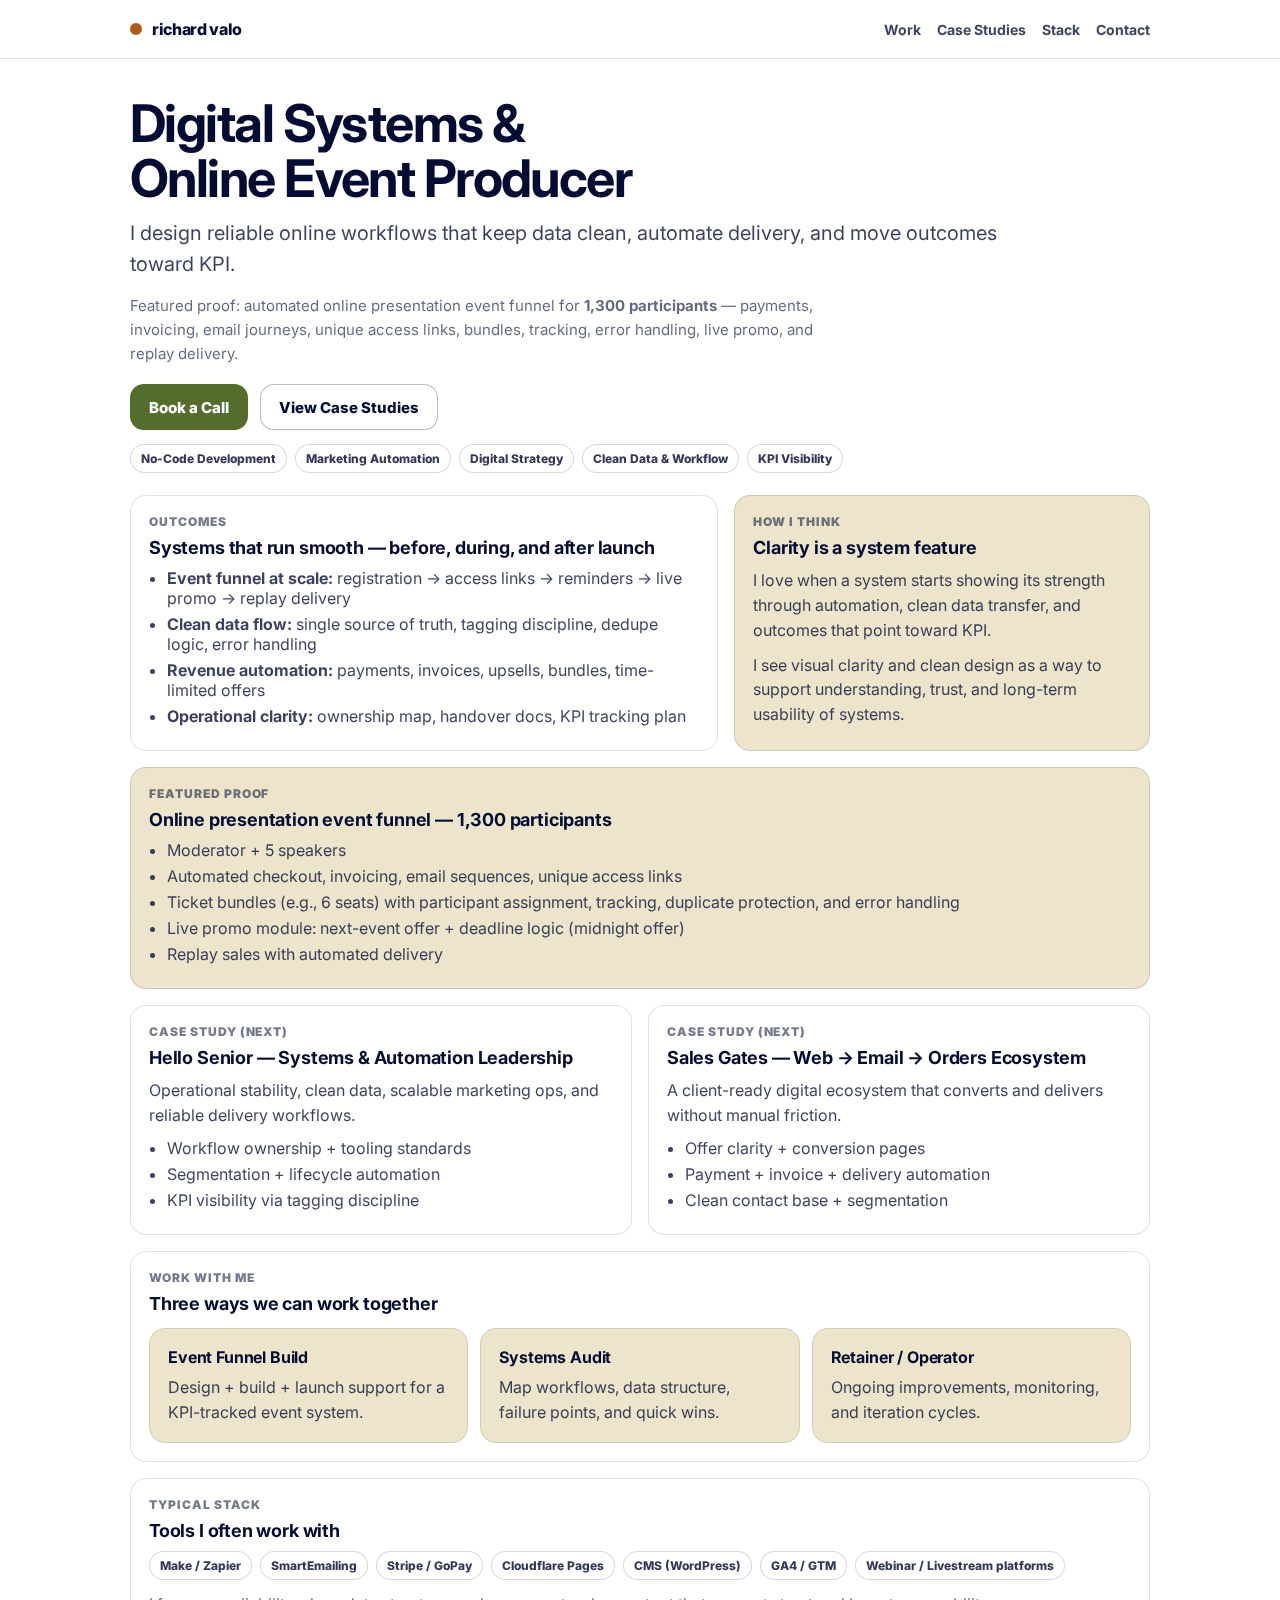
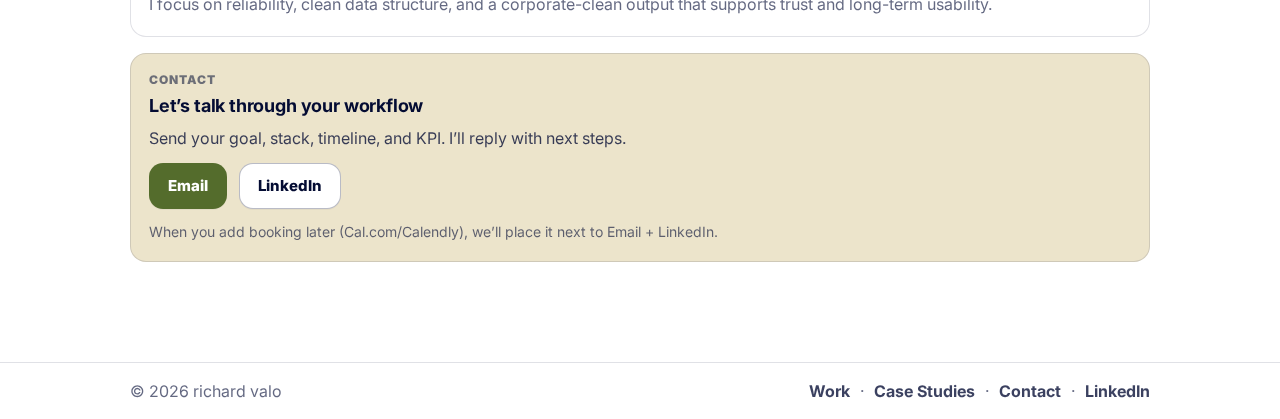
<file: index.html>
<!doctype html>
<html lang="en" id="top">
<head>
  <meta charset="utf-8" />
  <meta name="viewport" content="width=device-width, initial-scale=1" />
  <title>richard valo — Digital Systems & Online Event Producer</title>

  <meta name="description" content="Digital Systems & Online Event Producer. Reliable workflows, clean data, marketing automation, KPI visibility." />
  <meta property="og:title" content="richard valo — Digital Systems & Online Event Producer" />
  <meta property="og:description" content="Reliable workflows, clean data, marketing automation, KPI visibility. Featured proof: 1,300-participant event funnel." />
  <meta property="og:type" content="website" />
  <meta property="og:url" content="https://richardvalo.pages.dev/" />

  <link rel="preconnect" href="https://fonts.googleapis.com" />
  <link rel="preconnect" href="https://fonts.gstatic.com" crossorigin />
  <link href="https://fonts.googleapis.com/css2?family=Inter:wght@400;500;600;700;800&display=swap" rel="stylesheet" />

  <style>
    :root{
      --white:#ffffff;
      --deep:#040C33;     /* Deep Cove */
      --wood:#546C2C;     /* Woodland */
      --ath:#ECE4CB;      /* Ath Special */
      --desert:#AC5C1C;   /* Desert */

      --text: var(--deep);
      --muted: rgba(4,12,51,.78);
      --muted2: rgba(4,12,51,.62);
      --border: rgba(4,12,51,.12);

      --container: 1060px;
      --pad: 20px;

      --radius: 16px;
      --radiusBtn: 14px;
      --shadow: 0 1px 0 rgba(4,12,51,.04);
    }

    *{ box-sizing:border-box; }
    html{ -webkit-text-size-adjust:100%; scroll-behavior:smooth; }
    body{
      margin:0;
      font-family: Inter, system-ui, -apple-system, Segoe UI, Roboto, Arial, sans-serif;
      background: var(--white);
      color: var(--text);
      overflow-x:hidden;
    }
    a{ color:inherit; }

    .container{
      max-width: var(--container);
      margin: 0 auto;
      padding: 0 var(--pad);
    }

    /* Topbar */
    .topbar{
      position: sticky;
      top: 0;
      z-index: 50;
      background: rgba(255,255,255,.92);
      backdrop-filter: saturate(160%) blur(10px);
      border-bottom: 1px solid var(--border);
    }
    .nav{
      height: 58px;
      display:flex;
      align-items:center;
      justify-content:space-between;
      gap: 12px;
    }
    .brand{
      display:flex;
      align-items:center;
      gap: 10px;
      text-decoration:none;
      font-weight: 800;
      letter-spacing: -.02em;
      white-space:nowrap;
    }
    .mark{
      width: 12px;
      height: 12px;
      border-radius: 999px;
      background: var(--desert);
      flex: 0 0 auto;
    }

    /* Desktop links */
    .navlinks{
      display:none;
      align-items:center;
      gap: 16px;
      white-space:nowrap;
    }
    .navlinks a{
      text-decoration:none;
      font-weight: 700;
      font-size: 14px;
      color: var(--muted);
    }
    .navlinks a:hover{ color: var(--text); }

    /* Mobile menu (no JS) */
    .navmenu{
      display:block;
      position: relative;
    }
    .navmenu summary{
      list-style:none;
      cursor:pointer;
      user-select:none;
      border: 1px solid rgba(4,12,51,.22);
      border-radius: 999px;
      padding: 10px 12px;
      font-weight: 800;
      font-size: 13px;
      color: var(--text);
      background: var(--white);
    }
    .navmenu summary::-webkit-details-marker{ display:none; }

    .menu-panel{
      position:absolute;
      right:0;
      top: calc(100% + 10px);
      min-width: 220px;
      border: 1px solid var(--border);
      border-radius: 14px;
      background: var(--white);
      box-shadow: 0 10px 30px rgba(4,12,51,.10);
      padding: 10px;
    }
    .menu-panel a{
      display:block;
      padding: 10px 10px;
      border-radius: 10px;
      text-decoration:none;
      font-weight: 700;
      font-size: 14px;
      color: var(--text);
    }
    .menu-panel a:hover{ background: rgba(4,12,51,.04); }

    /* Hero */
    .page{
      padding: 38px 0 48px;
    }
    h1{
      margin: 0 0 12px;
      font-size: 40px;
      line-height: 1.05;
      letter-spacing: -.03em;
    }
    .lead{
      margin: 0 0 14px;
      font-size: 18px;
      line-height: 1.55;
      color: var(--muted);
      max-width: 70ch;
    }
    .sublead{
      margin: 0 0 18px;
      font-size: 14px;
      line-height: 1.6;
      color: var(--muted2);
      max-width: 78ch;
    }

    .cta{
      display:flex;
      gap: 12px;
      flex-wrap: wrap;
      margin: 8px 0 0;
    }
    .btn{
      display:inline-flex;
      align-items:center;
      justify-content:center;
      height: 46px;
      padding: 0 18px;
      border-radius: var(--radiusBtn);
      font-weight: 800;
      text-decoration:none;
      font-size: 15px;
      border: 1px solid transparent;
      box-shadow: var(--shadow);
      width: 100%;
    }
    .btn.primary{ background: var(--wood); color: var(--white); }
    .btn.primary:hover{ filter: brightness(.96); }
    .btn.secondary{
      background: var(--white);
      border-color: rgba(4,12,51,.28);
      color: var(--text);
    }
    .btn.secondary:hover{ border-color: rgba(4,12,51,.44); }

    .pillrow{
      display:flex;
      gap: 8px;
      flex-wrap: wrap;
      margin-top: 14px;
    }
    .pill{
      font-size: 12px;
      font-weight: 800;
      border: 1px solid rgba(4,12,51,.16);
      color: rgba(4,12,51,.82);
      padding: 6px 10px;
      border-radius: 999px;
      background: rgba(255,255,255,.8);
      max-width: 100%;
    }

    /* Cards + grid (mobile-first: 1 column) */
    .grid{
      display:grid;
      grid-template-columns: 1fr;
      gap: 14px;
      margin-top: 18px;
    }
    .card{
      border: 1px solid var(--border);
      border-radius: var(--radius);
      padding: 18px;
      background: var(--white);
    }
    .card.soft{ background: var(--ath); }
    .kicker{
      font-size: 12px;
      font-weight: 900;
      letter-spacing: .08em;
      text-transform: uppercase;
      color: rgba(4,12,51,.55);
      margin: 0 0 8px;
    }
    .card h2{
      margin: 0 0 10px;
      font-size: 18px;
      letter-spacing: -.01em;
    }
    ul{ margin: 10px 0 0 18px; padding:0; color: var(--muted); }
    li{ margin: 6px 0; }

    /* Work “mini grid” */
    .workgrid{
      display:grid;
      grid-template-columns: 1fr;
      gap: 12px;
      margin-top: 14px;
    }

    /* Full-width footer */
    .site-footer{
      width: 100%;
      border-top: 1px solid var(--border);
      background: var(--white);
      color: var(--muted2);
      margin-top: 52px;
    }
    .site-footer .inner{
      max-width: var(--container);
      margin: 0 auto;
      padding: 18px var(--pad);
      display:flex;
      justify-content:space-between;
      align-items:center;
      gap: 12px;
      flex-wrap: wrap;
    }
    .footer-links{
      display:flex;
      gap: 10px;
      align-items:center;
      flex-wrap: wrap;
    }
    .site-footer a{
      color: rgba(4,12,51,.78);
      text-decoration:none;
      font-weight: 700;
    }
    .site-footer a:hover{
      color: var(--text);
      text-decoration: underline;
    }

    /* ===== Desktop upgrades ===== */
    @media (min-width: 720px){
      .btn{ width:auto; }
      h1{ font-size: 52px; }
      .lead{ font-size: 20px; }
      .sublead{ font-size: 15px; }

      .workgrid{
        grid-template-columns: repeat(3, minmax(0,1fr));
      }
    }

    @media (min-width: 980px){
      .navlinks{ display:flex; }
      .navmenu{ display:none; }

      .grid{
        grid-template-columns: repeat(12, minmax(0,1fr));
        gap: 16px;
        margin-top: 22px;
      }
      .col-12{ grid-column: span 12; }
      .col-7{ grid-column: span 7; }
      .col-6{ grid-column: span 6; }
      .col-5{ grid-column: span 5; }
    }

    /* Small screens: ensure no weird squeeze */
    @media (max-width: 360px){
      h1{ font-size: 34px; }
      .nav{ height: 54px; }
    }
  </style>
</head>

<body>
  <header class="topbar">
    <div class="container nav">
      <a class="brand" href="#top"><span class="mark"></span> richard valo</a>

      <nav class="navlinks" aria-label="Primary">
        <a href="#work">Work</a>
        <a href="#cases">Case Studies</a>
        <a href="#stack">Stack</a>
        <a href="#contact">Contact</a>
      </nav>

      <details class="navmenu">
        <summary>Menu</summary>
        <div class="menu-panel" role="menu" aria-label="Mobile menu">
          <a href="#work" role="menuitem">Work</a>
          <a href="#cases" role="menuitem">Case Studies</a>
          <a href="#stack" role="menuitem">Stack</a>
          <a href="#contact" role="menuitem">Contact</a>
        </div>
      </details>
    </div>
  </header>

  <main class="page">
    <div class="container">
      <section class="hero" aria-label="Intro">
        <h1>Digital Systems &<br/>Online Event Producer</h1>

        <p class="lead">
          I design reliable online workflows that keep data clean, automate delivery, and move outcomes toward KPI.
        </p>

        <p class="sublead">
          Featured proof: automated online presentation event funnel for <strong>1,300 participants</strong> — payments, invoicing, email journeys, unique access links, bundles, tracking, error handling, live promo, and replay delivery.
        </p>

        <div class="cta">
          <a class="btn primary" href="#contact">Book a Call</a>
          <a class="btn secondary" href="#cases">View Case Studies</a>
        </div>

        <div class="pillrow" aria-label="Top skills">
          <div class="pill">No-Code Development</div>
          <div class="pill">Marketing Automation</div>
          <div class="pill">Digital Strategy</div>
          <div class="pill">Clean Data & Workflow</div>
          <div class="pill">KPI Visibility</div>
        </div>
      </section>

      <section class="grid" aria-label="Content">
        <div class="card col-7">
          <div class="kicker">Outcomes</div>
          <h2>Systems that run smooth — before, during, and after launch</h2>
          <ul>
            <li><strong>Event funnel at scale:</strong> registration → access links → reminders → live promo → replay delivery</li>
            <li><strong>Clean data flow:</strong> single source of truth, tagging discipline, dedupe logic, error handling</li>
            <li><strong>Revenue automation:</strong> payments, invoices, upsells, bundles, time-limited offers</li>
            <li><strong>Operational clarity:</strong> ownership map, handover docs, KPI tracking plan</li>
          </ul>
        </div>

        <div class="card soft col-5">
          <div class="kicker">How I think</div>
          <h2>Clarity is a system feature</h2>
          <p style="margin:0;color:var(--muted);line-height:1.55">
            I love when a system starts showing its strength through automation, clean data transfer, and outcomes that point toward KPI.
          </p>
          <p style="margin:10px 0 0;color:var(--muted);line-height:1.55">
            I see visual clarity and clean design as a way to support understanding, trust, and long-term usability of systems.
          </p>
        </div>

        <div class="card soft col-12" id="cases">
          <div class="kicker">Featured proof</div>
          <h2>Online presentation event funnel — 1,300 participants</h2>
          <ul>
            <li>Moderator + 5 speakers</li>
            <li>Automated checkout, invoicing, email sequences, unique access links</li>
            <li>Ticket bundles (e.g., 6 seats) with participant assignment, tracking, duplicate protection, and error handling</li>
            <li>Live promo module: next-event offer + deadline logic (midnight offer)</li>
            <li>Replay sales with automated delivery</li>
          </ul>
        </div>

        <div class="card col-6">
          <div class="kicker">Case study (next)</div>
          <h2>Hello Senior — Systems & Automation Leadership</h2>
          <p style="margin:0;color:var(--muted);line-height:1.55">
            Operational stability, clean data, scalable marketing ops, and reliable delivery workflows.
          </p>
          <ul>
            <li>Workflow ownership + tooling standards</li>
            <li>Segmentation + lifecycle automation</li>
            <li>KPI visibility via tagging discipline</li>
          </ul>
        </div>

        <div class="card col-6">
          <div class="kicker">Case study (next)</div>
          <h2>Sales Gates — Web → Email → Orders Ecosystem</h2>
          <p style="margin:0;color:var(--muted);line-height:1.55">
            A client-ready digital ecosystem that converts and delivers without manual friction.
          </p>
          <ul>
            <li>Offer clarity + conversion pages</li>
            <li>Payment + invoice + delivery automation</li>
            <li>Clean contact base + segmentation</li>
          </ul>
        </div>

        <div class="card col-12" id="work">
          <div class="kicker">Work with me</div>
          <h2>Three ways we can work together</h2>

          <div class="workgrid" aria-label="Offer options">
            <div class="card soft" style="border-color: rgba(4,12,51,.10);">
              <h3 style="margin:0 0 8px;font-size:16px;letter-spacing:-.01em">Event Funnel Build</h3>
              <p style="margin:0;color:var(--muted);line-height:1.55">Design + build + launch support for a KPI-tracked event system.</p>
            </div>
            <div class="card soft" style="border-color: rgba(4,12,51,.10);">
              <h3 style="margin:0 0 8px;font-size:16px;letter-spacing:-.01em">Systems Audit</h3>
              <p style="margin:0;color:var(--muted);line-height:1.55">Map workflows, data structure, failure points, and quick wins.</p>
            </div>
            <div class="card soft" style="border-color: rgba(4,12,51,.10);">
              <h3 style="margin:0 0 8px;font-size:16px;letter-spacing:-.01em">Retainer / Operator</h3>
              <p style="margin:0;color:var(--muted);line-height:1.55">Ongoing improvements, monitoring, and iteration cycles.</p>
            </div>
          </div>
        </div>

        <div class="card col-12" id="stack">
          <div class="kicker">Typical stack</div>
          <h2>Tools I often work with</h2>
          <div class="pillrow" style="margin-top:10px">
            <div class="pill">Make / Zapier</div>
            <div class="pill">SmartEmailing</div>
            <div class="pill">Stripe / GoPay</div>
            <div class="pill">Cloudflare Pages</div>
            <div class="pill">CMS (WordPress)</div>
            <div class="pill">GA4 / GTM</div>
            <div class="pill">Webinar / Livestream platforms</div>
          </div>
          <p style="margin:12px 0 0;color:var(--muted2);line-height:1.6">
            I focus on reliability, clean data structure, and a corporate-clean output that supports trust and long-term usability.
          </p>
        </div>

        <div class="card soft col-12" id="contact">
          <div class="kicker">Contact</div>
          <h2>Let’s talk through your workflow</h2>
          <p style="margin:0 0 12px;color:var(--muted);line-height:1.55">
            Send your goal, stack, timeline, and KPI. I’ll reply with next steps.
          </p>

          <div class="cta">
            <!-- Replace YOUR_EMAIL when ready -->
            <a class="btn primary" href="mailto:YOUR_EMAIL?subject=Digital%20Systems%20Call">Email</a>
            <a class="btn secondary" href="https://www.linkedin.com/in/richardvalo/" target="_blank" rel="noopener">LinkedIn</a>
          </div>

          <p style="margin:12px 0 0;color:var(--muted2);font-size:14px;line-height:1.6">
            When you add booking later (Cal.com/Calendly), we’ll place it next to Email + LinkedIn.
          </p>
        </div>
      </section>
    </div>
  </main>

  <footer class="site-footer" role="contentinfo">
    <div class="inner">
      <div>© <span id="y"></span> richard valo</div>
      <nav class="footer-links" aria-label="Footer">
        <a href="#work">Work</a>
        <span aria-hidden="true">·</span>
        <a href="#cases">Case Studies</a>
        <span aria-hidden="true">·</span>
        <a href="#contact">Contact</a>
        <span aria-hidden="true">·</span>
        <a href="https://www.linkedin.com/in/richardvalo/" target="_blank" rel="noopener">LinkedIn</a>
      </nav>
    </div>
  </footer>

  <script>
    document.getElementById("y").textContent = new Date().getFullYear();
  </script>
</body>
</html>
</file>
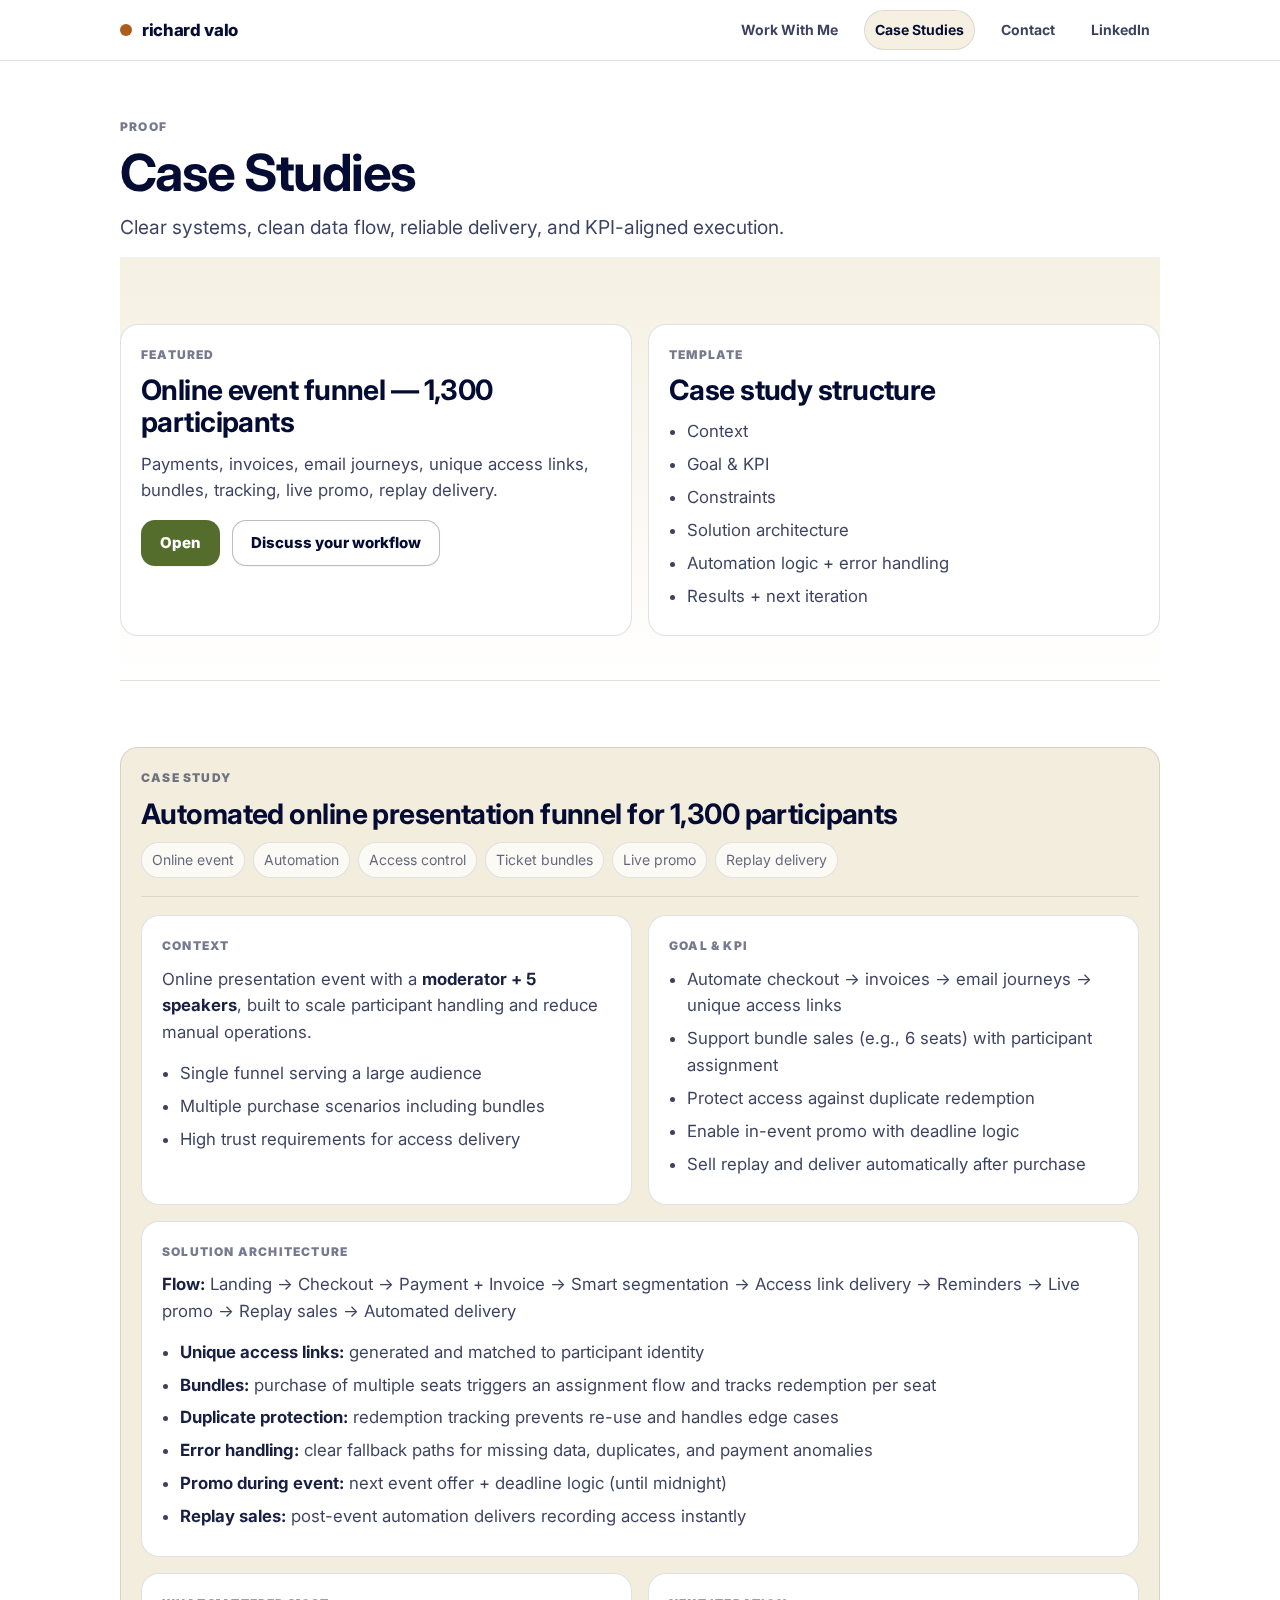
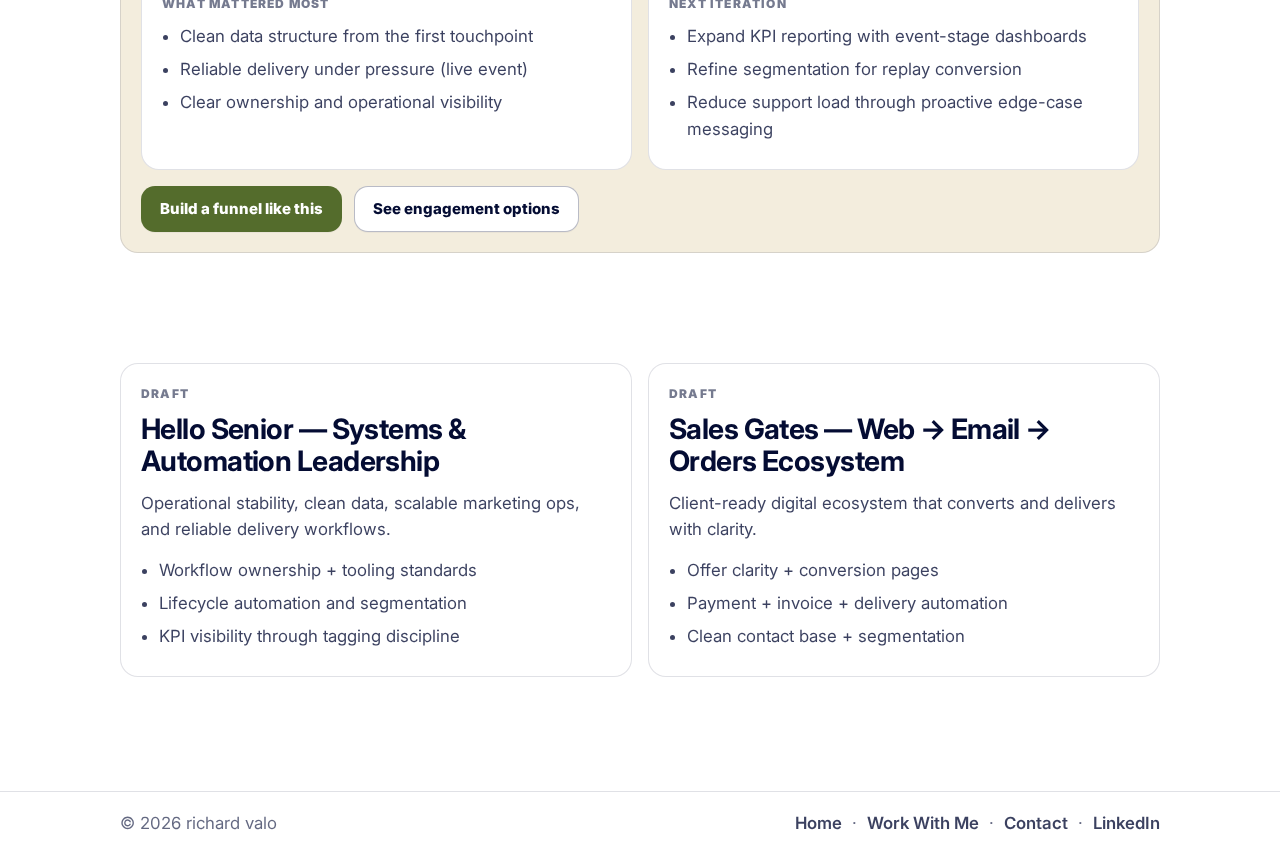
<file: case-studies.html>
<!doctype html>
<html lang="en">
<head>
  <meta charset="utf-8" />
  <meta name="viewport" content="width=device-width, initial-scale=1" />
  <title>Case Studies — richard valo</title>
  <meta name="description" content="Case studies: online event funnel for 1,300 participants + systems and automation work." />

  <link rel="icon" type="image/png" href="assets/favicon-32.png" sizes="32x32" />
  <link rel="apple-touch-icon" href="assets/favicon-300.png" sizes="300x300" />
  <link rel="preconnect" href="https://fonts.googleapis.com" />
  <link rel="preconnect" href="https://fonts.gstatic.com" crossorigin />
  <link href="https://fonts.googleapis.com/css2?family=Inter:wght@400;500;600;700;800&display=swap" rel="stylesheet" />
  <link rel="stylesheet" href="styles.css" />
</head>

<body>
<header class="topbar">
  <div class="container nav">
    <a class="brand" href="index.html"><span class="mark"></span> richard valo</a>

    <nav class="navlinks" aria-label="Primary">
      <a href="work-with-me.html">Work With Me</a>
      <a href="case-studies.html" aria-current="page">Case Studies</a>
      <a href="contact.html">Contact</a>
      <a href="https://www.linkedin.com/in/richardvalo/" target="_blank" rel="noopener">LinkedIn</a>
    </nav>

    <details class="navmenu">
      <summary>Menu</summary>
      <div class="menu-panel" role="menu" aria-label="Mobile menu">
        <a href="work-with-me.html" role="menuitem">Work With Me</a>
        <a href="case-studies.html" role="menuitem">Case Studies</a>
        <a href="contact.html" role="menuitem">Contact</a>
        <a href="https://www.linkedin.com/in/richardvalo/" target="_blank" rel="noopener" role="menuitem">LinkedIn</a>
      </div>
    </details>
  </div>
</header>

<main class="page">
  <div class="container">
    <div class="kicker">Proof</div>
    <h1>Case Studies</h1>
    <p class="lead">
      Clear systems, clean data flow, reliable delivery, and KPI-aligned execution.
    </p>

    <section class="section alt">
      <div class="grid">
        <div class="card col-6">
          <div class="kicker">Featured</div>
          <h2>Online event funnel — 1,300 participants</h2>
          <p>Payments, invoices, email journeys, unique access links, bundles, tracking, live promo, replay delivery.</p>
          <div class="cta">
            <a class="btn primary" href="#funnel-1300">Open</a>
            <a class="btn secondary" href="contact.html">Discuss your workflow</a>
          </div>
        </div>

        <div class="card col-6">
          <div class="kicker">Template</div>
          <h2>Case study structure</h2>
          <ul class="list">
            <li>Context</li>
            <li>Goal & KPI</li>
            <li>Constraints</li>
            <li>Solution architecture</li>
            <li>Automation logic + error handling</li>
            <li>Results + next iteration</li>
          </ul>
        </div>
      </div>
    </section>

    <section class="section" id="funnel-1300">
      <div class="grid">
        <article class="card soft col-12">
          <div class="kicker">Case study</div>
          <h2>Automated online presentation funnel for 1,300 participants</h2>

          <div class="meta" aria-label="Context tags">
            <span>Online event</span>
            <span>Automation</span>
            <span>Access control</span>
            <span>Ticket bundles</span>
            <span>Live promo</span>
            <span>Replay delivery</span>
          </div>

          <div class="hr"></div>

          <div class="grid" style="margin-top:0">
            <div class="card col-6">
              <div class="kicker">Context</div>
              <p>
                Online presentation event with a <strong>moderator + 5 speakers</strong>, built to scale participant handling and reduce manual operations.
              </p>
              <ul class="list">
                <li>Single funnel serving a large audience</li>
                <li>Multiple purchase scenarios including bundles</li>
                <li>High trust requirements for access delivery</li>
              </ul>
            </div>

            <div class="card col-6">
              <div class="kicker">Goal & KPI</div>
              <ul class="list">
                <li>Automate checkout → invoices → email journeys → unique access links</li>
                <li>Support bundle sales (e.g., 6 seats) with participant assignment</li>
                <li>Protect access against duplicate redemption</li>
                <li>Enable in-event promo with deadline logic</li>
                <li>Sell replay and deliver automatically after purchase</li>
              </ul>
            </div>

            <div class="card col-12">
              <div class="kicker">Solution architecture</div>
              <p><strong>Flow:</strong> Landing → Checkout → Payment + Invoice → Smart segmentation → Access link delivery → Reminders → Live promo → Replay sales → Automated delivery</p>
              <ul class="list">
                <li><strong>Unique access links:</strong> generated and matched to participant identity</li>
                <li><strong>Bundles:</strong> purchase of multiple seats triggers an assignment flow and tracks redemption per seat</li>
                <li><strong>Duplicate protection:</strong> redemption tracking prevents re-use and handles edge cases</li>
                <li><strong>Error handling:</strong> clear fallback paths for missing data, duplicates, and payment anomalies</li>
                <li><strong>Promo during event:</strong> next event offer + deadline logic (until midnight)</li>
                <li><strong>Replay sales:</strong> post-event automation delivers recording access instantly</li>
              </ul>
            </div>

            <div class="card col-6">
              <div class="kicker">What mattered most</div>
              <ul class="list">
                <li>Clean data structure from the first touchpoint</li>
                <li>Reliable delivery under pressure (live event)</li>
                <li>Clear ownership and operational visibility</li>
              </ul>
            </div>

            <div class="card col-6">
              <div class="kicker">Next iteration</div>
              <ul class="list">
                <li>Expand KPI reporting with event-stage dashboards</li>
                <li>Refine segmentation for replay conversion</li>
                <li>Reduce support load through proactive edge-case messaging</li>
              </ul>
            </div>
          </div>

          <div class="cta">
            <a class="btn primary" href="contact.html">Build a funnel like this</a>
            <a class="btn secondary" href="work-with-me.html">See engagement options</a>
          </div>
        </article>
      </div>
    </section>

    <section class="section">
      <div class="grid">
        <div class="card col-6">
          <div class="kicker">Draft</div>
          <h2>Hello Senior — Systems & Automation Leadership</h2>
          <p>Operational stability, clean data, scalable marketing ops, and reliable delivery workflows.</p>
          <ul class="list">
            <li>Workflow ownership + tooling standards</li>
            <li>Lifecycle automation and segmentation</li>
            <li>KPI visibility through tagging discipline</li>
          </ul>
        </div>

        <div class="card col-6">
          <div class="kicker">Draft</div>
          <h2>Sales Gates — Web → Email → Orders Ecosystem</h2>
          <p>Client-ready digital ecosystem that converts and delivers with clarity.</p>
          <ul class="list">
            <li>Offer clarity + conversion pages</li>
            <li>Payment + invoice + delivery automation</li>
            <li>Clean contact base + segmentation</li>
          </ul>
        </div>
      </div>
    </section>
  </div>
</main>

<footer class="site-footer" role="contentinfo">
  <div class="inner">
    <div>© <span id="y"></span> richard valo</div>
    <nav class="footer-links" aria-label="Footer">
      <a href="index.html">Home</a>
      <span aria-hidden="true">·</span>
      <a href="work-with-me.html">Work With Me</a>
      <span aria-hidden="true">·</span>
      <a href="contact.html">Contact</a>
      <span aria-hidden="true">·</span>
      <a href="https://www.linkedin.com/in/richardvalo/" target="_blank" rel="noopener">LinkedIn</a>
    </nav>
  </div>
</footer>

<script>document.getElementById("y").textContent = new Date().getFullYear();</script>
</body>
</html>
</file>
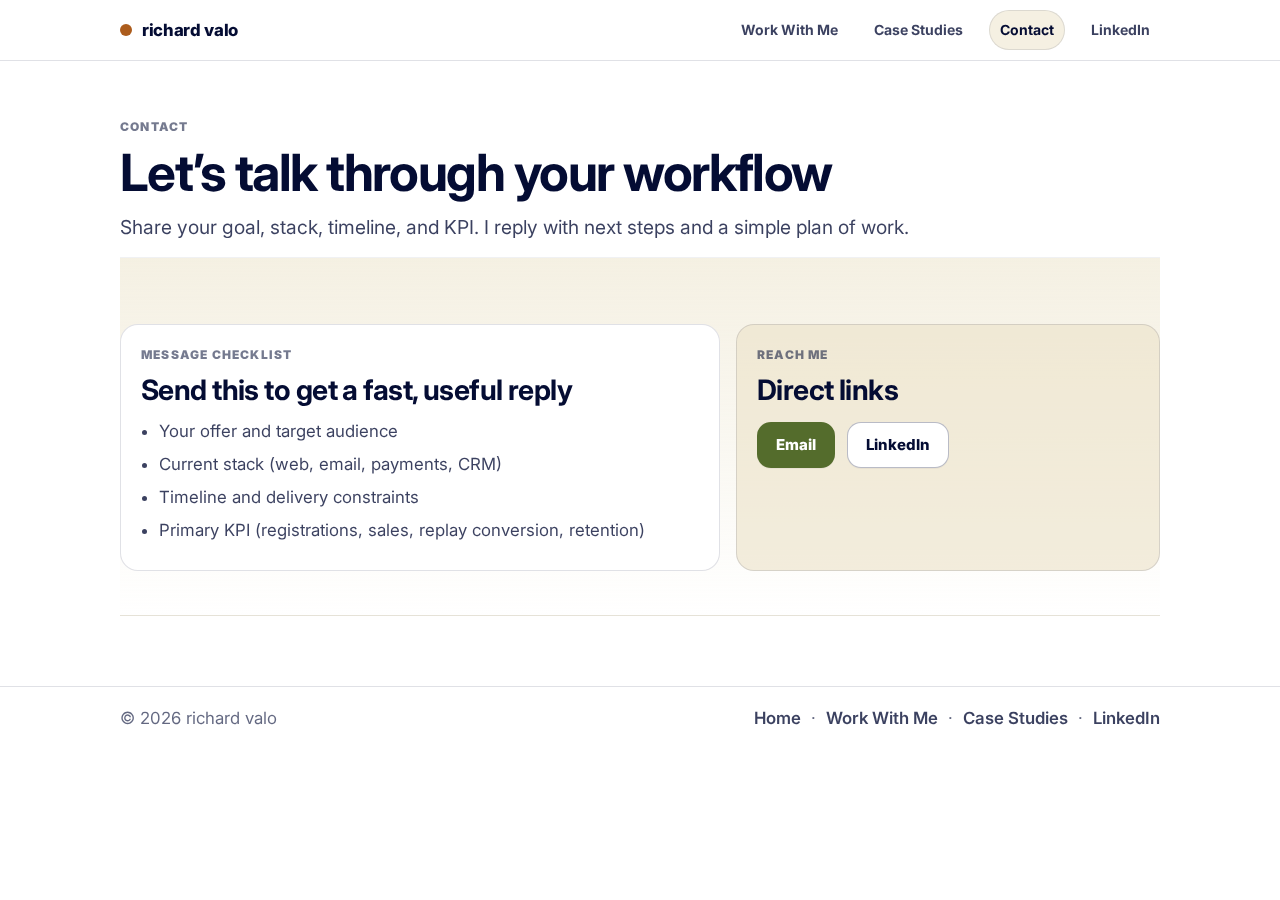
<file: contact.html>
<!doctype html>
<html lang="en">
<head>
  <meta charset="utf-8" />
  <meta name="viewport" content="width=device-width, initial-scale=1" />
  <title>Contact — richard valo</title>
  <meta name="description" content="Contact richard valo for digital systems, automation, and online event funnel production." />

  <link rel="icon" type="image/png" href="assets/favicon-32.png" sizes="32x32" />
  <link rel="apple-touch-icon" href="assets/favicon-300.png" sizes="300x300" />
  <link rel="preconnect" href="https://fonts.googleapis.com" />
  <link rel="preconnect" href="https://fonts.gstatic.com" crossorigin />
  <link href="https://fonts.googleapis.com/css2?family=Inter:wght@400;500;600;700;800&display=swap" rel="stylesheet" />
  <link rel="stylesheet" href="styles.css" />
</head>

<body>
<header class="topbar">
  <div class="container nav">
    <a class="brand" href="index.html"><span class="mark"></span> richard valo</a>

    <nav class="navlinks" aria-label="Primary">
      <a href="work-with-me.html">Work With Me</a>
      <a href="case-studies.html">Case Studies</a>
      <a href="contact.html" aria-current="page">Contact</a>
      <a href="https://www.linkedin.com/in/richardvalo/" target="_blank" rel="noopener">LinkedIn</a>
    </nav>

    <details class="navmenu">
      <summary>Menu</summary>
      <div class="menu-panel" role="menu" aria-label="Mobile menu">
        <a href="work-with-me.html" role="menuitem">Work With Me</a>
        <a href="case-studies.html" role="menuitem">Case Studies</a>
        <a href="contact.html" role="menuitem">Contact</a>
        <a href="https://www.linkedin.com/in/richardvalo/" target="_blank" rel="noopener" role="menuitem">LinkedIn</a>
      </div>
    </details>
  </div>
</header>

<main class="page">
  <div class="container">
    <div class="kicker">Contact</div>
    <h1>Let’s talk through your workflow</h1>
    <p class="lead">
      Share your goal, stack, timeline, and KPI. I reply with next steps and a simple plan of work.
    </p>

    <section class="section alt">
      <div class="grid">
        <div class="card col-7">
          <div class="kicker">Message checklist</div>
          <h2>Send this to get a fast, useful reply</h2>
          <ul class="list">
            <li>Your offer and target audience</li>
            <li>Current stack (web, email, payments, CRM)</li>
            <li>Timeline and delivery constraints</li>
            <li>Primary KPI (registrations, sales, replay conversion, retention)</li>
          </ul>
        </div>

        <div class="card soft col-5">
          <div class="kicker">Reach me</div>
          <h2>Direct links</h2>
          <div class="cta">
            <!-- Replace YOUR_EMAIL when ready -->
            <a class="btn primary" href="mailto:richard@richardvalo.sk?subject=Digital%20Systems%20Call">Email</a>
            <a class="btn secondary" href="https://www.linkedin.com/in/richardvalo/" target="_blank" rel="noopener">LinkedIn</a>
          </div>
        
        </div>
      </div>
    </section>
  </div>
</main>

<footer class="site-footer" role="contentinfo">
  <div class="inner">
    <div>© <span id="y"></span> richard valo</div>
    <nav class="footer-links" aria-label="Footer">
      <a href="index.html">Home</a>
      <span aria-hidden="true">·</span>
      <a href="work-with-me.html">Work With Me</a>
      <span aria-hidden="true">·</span>
      <a href="case-studies.html">Case Studies</a>
      <span aria-hidden="true">·</span>
      <a href="https://www.linkedin.com/in/richardvalo/" target="_blank" rel="noopener">LinkedIn</a>
    </nav>
  </div>
</footer>

<script>document.getElementById("y").textContent = new Date().getFullYear();</script>
</body>
</html>
</file>
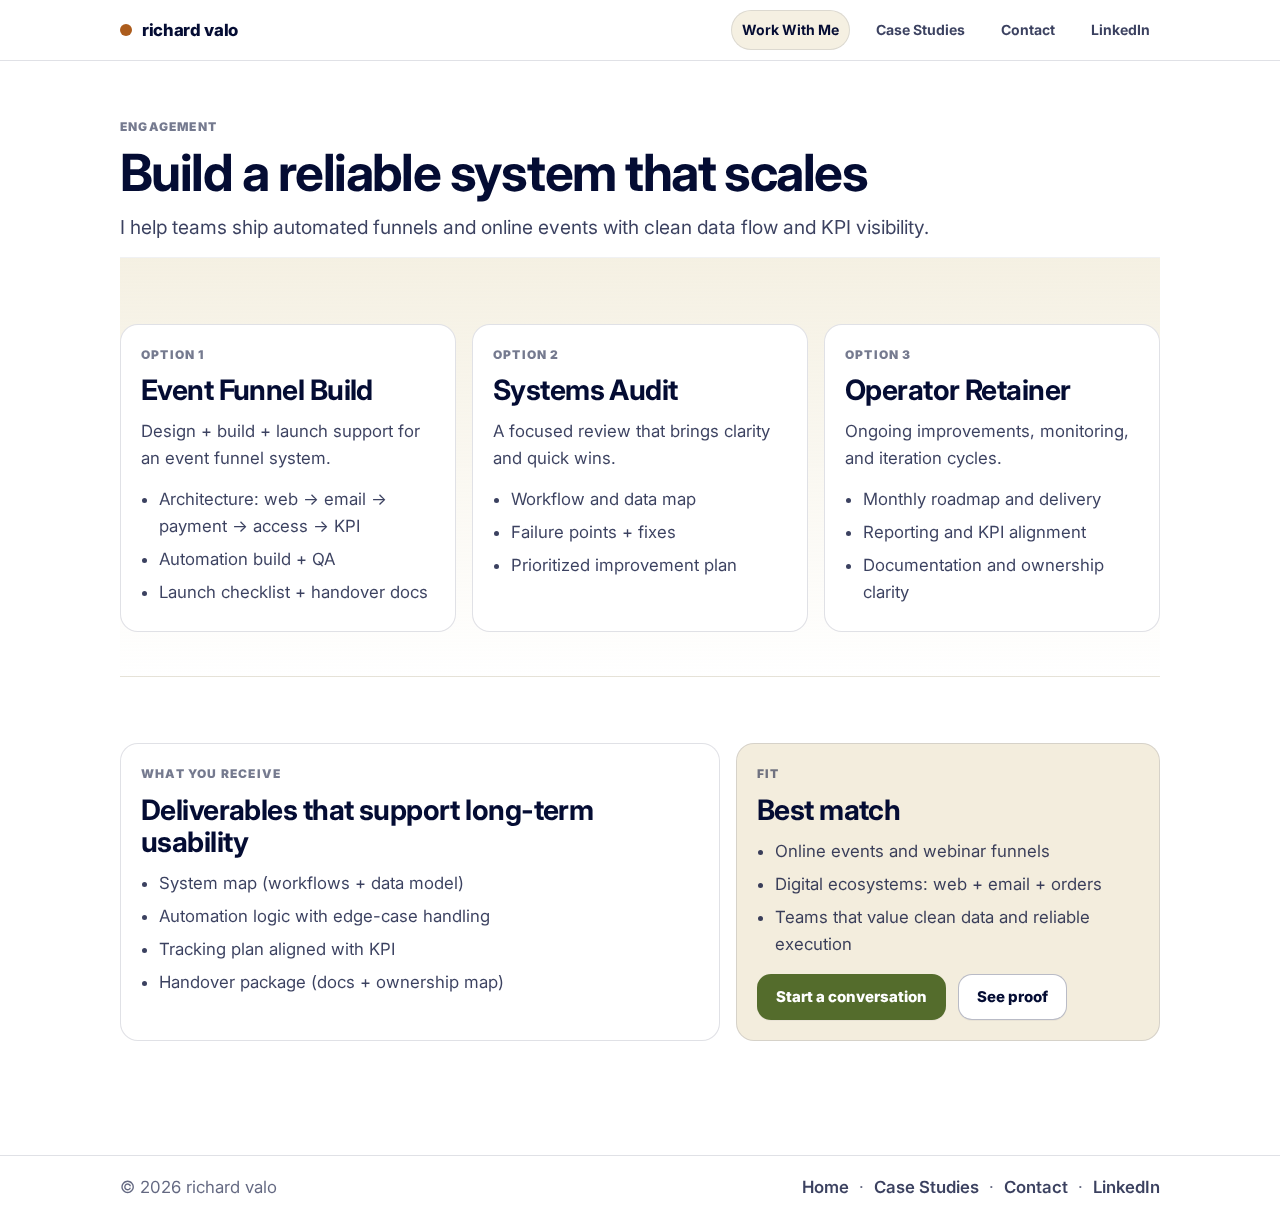
<file: work-with-me.html>
<!doctype html>
<html lang="en">
<head>
  <meta charset="utf-8" />
  <meta name="viewport" content="width=device-width, initial-scale=1" />
  <title>Work With Me — richard valo</title>
  <meta name="description" content="Engagement options: Event Funnel Build, Systems Audit, Operator Retainer. Built for clean data and KPI visibility." />

  <link rel="icon" type="image/png" href="assets/favicon-32.png" sizes="32x32" />
  <link rel="apple-touch-icon" href="assets/favicon-300.png" sizes="300x300" />
  <link rel="preconnect" href="https://fonts.googleapis.com" />
  <link rel="preconnect" href="https://fonts.gstatic.com" crossorigin />
  <link href="https://fonts.googleapis.com/css2?family=Inter:wght@400;500;600;700;800&display=swap" rel="stylesheet" />
  <link rel="stylesheet" href="styles.css" />
</head>

<body>
<header class="topbar">
  <div class="container nav">
    <a class="brand" href="index.html"><span class="mark"></span> richard valo</a>

    <nav class="navlinks" aria-label="Primary">
      <a href="work-with-me.html" aria-current="page">Work With Me</a>
      <a href="case-studies.html">Case Studies</a>
      <a href="contact.html">Contact</a>
      <a href="https://www.linkedin.com/in/richardvalo/" target="_blank" rel="noopener">LinkedIn</a>
    </nav>

    <details class="navmenu">
      <summary>Menu</summary>
      <div class="menu-panel" role="menu" aria-label="Mobile menu">
        <a href="work-with-me.html" role="menuitem">Work With Me</a>
        <a href="case-studies.html" role="menuitem">Case Studies</a>
        <a href="contact.html" role="menuitem">Contact</a>
        <a href="https://www.linkedin.com/in/richardvalo/" target="_blank" rel="noopener" role="menuitem">LinkedIn</a>
      </div>
    </details>
  </div>
</header>

<main class="page">
  <div class="container">
    <div class="kicker">Engagement</div>
    <h1>Build a reliable system that scales</h1>
    <p class="lead">
      I help teams ship automated funnels and online events with clean data flow and KPI visibility.
    </p>

    <section class="section alt">
      <div class="grid">
        <div class="card col-4">
          <div class="kicker">Option 1</div>
          <h2>Event Funnel Build</h2>
          <p>Design + build + launch support for an event funnel system.</p>
          <ul class="list">
            <li>Architecture: web → email → payment → access → KPI</li>
            <li>Automation build + QA</li>
            <li>Launch checklist + handover docs</li>
          </ul>
        </div>

        <div class="card col-4">
          <div class="kicker">Option 2</div>
          <h2>Systems Audit</h2>
          <p>A focused review that brings clarity and quick wins.</p>
          <ul class="list">
            <li>Workflow and data map</li>
            <li>Failure points + fixes</li>
            <li>Prioritized improvement plan</li>
          </ul>
        </div>

        <div class="card col-4">
          <div class="kicker">Option 3</div>
          <h2>Operator Retainer</h2>
          <p>Ongoing improvements, monitoring, and iteration cycles.</p>
          <ul class="list">
            <li>Monthly roadmap and delivery</li>
            <li>Reporting and KPI alignment</li>
            <li>Documentation and ownership clarity</li>
          </ul>
        </div>
      </div>
    </section>

    <section class="section">
      <div class="grid">
        <div class="card col-7">
          <div class="kicker">What you receive</div>
          <h2>Deliverables that support long-term usability</h2>
          <ul class="list">
            <li>System map (workflows + data model)</li>
            <li>Automation logic with edge-case handling</li>
            <li>Tracking plan aligned with KPI</li>
            <li>Handover package (docs + ownership map)</li>
          </ul>
        </div>

        <div class="card soft col-5">
          <div class="kicker">Fit</div>
          <h2>Best match</h2>
          <ul class="list">
            <li>Online events and webinar funnels</li>
            <li>Digital ecosystems: web + email + orders</li>
            <li>Teams that value clean data and reliable execution</li>
          </ul>
          <div class="cta">
            <a class="btn primary" href="contact.html">Start a conversation</a>
            <a class="btn secondary" href="case-studies.html">See proof</a>
          </div>
        </div>
      </div>
    </section>
  </div>
</main>

<footer class="site-footer" role="contentinfo">
  <div class="inner">
    <div>© <span id="y"></span> richard valo</div>
    <nav class="footer-links" aria-label="Footer">
      <a href="index.html">Home</a>
      <span aria-hidden="true">·</span>
      <a href="case-studies.html">Case Studies</a>
      <span aria-hidden="true">·</span>
      <a href="contact.html">Contact</a>
      <span aria-hidden="true">·</span>
      <a href="https://www.linkedin.com/in/richardvalo/" target="_blank" rel="noopener">LinkedIn</a>
    </nav>
  </div>
</footer>

<script>document.getElementById("y").textContent = new Date().getFullYear();</script>
</body>
</html>
</file>
<file: styles.css>
:root{
  --white:#FFFFFF;
  --deep:#040C33;     /* Deep Cove */
  --wood:#546C2C;     /* Woodland */
  --ath:#ECE4CB;      /* Ath Special */
  --desert:#AC5C1C;   /* Desert */

  --text: var(--deep);
  --muted: rgba(4,12,51,.78);
  --muted2: rgba(4,12,51,.62);
  --border: rgba(4,12,51,.12);
  --borderStrong: rgba(4,12,51,.22);

  --container: 1080px;
  --pad: 20px;

  --radius: 18px;
  --radiusSm: 14px;

  --shadow: 0 1px 0 rgba(4,12,51,.04);
  --shadowPop: 0 18px 40px rgba(4,12,51,.10);

  --h1: clamp(2.2rem, 4vw, 3.5rem);
  --h2: clamp(1.4rem, 2.2vw, 2.1rem);
  --h3: 1.05rem;
  --body: 1.05rem;
  --lead: 1.2rem;

  --lh: 1.6;
}

*{ box-sizing:border-box; }
html{ -webkit-text-size-adjust:100%; scroll-behavior:smooth; }
body{
  margin:0;
  font-family: Inter, system-ui, -apple-system, Segoe UI, Roboto, Arial, sans-serif;
  background: var(--white);
  color: var(--text);
  overflow-x:hidden;
  line-height: var(--lh);
  font-size: var(--body);
}

a{ color:inherit; }
p{ margin:0 0 14px; color: var(--muted); }
strong{ color: rgba(4,12,51,.92); font-weight: 700; }

.container{
  max-width: var(--container);
  margin: 0 auto;
  padding: 0 var(--pad);
}

/* ===== Topbar ===== */
.topbar{
  position: sticky;
  top: 0;
  z-index: 50;
  background: rgba(255,255,255,.92);
  backdrop-filter: saturate(160%) blur(10px);
  border-bottom: 1px solid var(--border);
}
.nav{
  height: 60px;
  display:flex;
  align-items:center;
  justify-content:space-between;
  gap: 12px;
}
.brand{
  display:flex;
  align-items:center;
  gap: 10px;
  text-decoration:none;
  font-weight: 800;
  letter-spacing: -.02em;
  white-space:nowrap;
}
.mark{
  width: 12px;
  height: 12px;
  border-radius: 999px;
  background: var(--desert);
  flex: 0 0 auto;
}

.navlinks{
  display:none;
  align-items:center;
  gap: 16px;
  white-space:nowrap;
}
.navlinks a{
  text-decoration:none;
  font-weight: 700;
  font-size: 14px;
  color: var(--muted);
  padding: 8px 10px;
  border-radius: 999px;
}
.navlinks a:hover{ color: var(--text); background: rgba(4,12,51,.04); }
.navlinks a[aria-current="page"]{
  color: var(--text);
  background: rgba(236,228,203,.55);
  border: 1px solid rgba(4,12,51,.10);
}

/* Mobile menu: details */
.navmenu{ display:block; position:relative; }
.navmenu summary{
  list-style:none;
  cursor:pointer;
  user-select:none;
  border: 1px solid var(--borderStrong);
  border-radius: 999px;
  padding: 10px 12px;
  font-weight: 800;
  font-size: 13px;
  color: var(--text);
  background: var(--white);
}
.navmenu summary::-webkit-details-marker{ display:none; }
.menu-panel{
  position:absolute;
  right:0;
  top: calc(100% + 10px);
  min-width: 240px;
  border: 1px solid var(--border);
  border-radius: var(--radiusSm);
  background: var(--white);
  box-shadow: var(--shadowPop);
  padding: 10px;
}
.menu-panel a{
  display:block;
  padding: 10px 10px;
  border-radius: 12px;
  text-decoration:none;
  font-weight: 700;
  font-size: 14px;
  color: var(--text);
}
.menu-panel a:hover{ background: rgba(4,12,51,.04); }

/* ===== Layout blocks ===== */
.page{
  padding: 56px 0 70px;
}
.section{
  padding: 44px 0;
}
.section.alt{
  background: linear-gradient(180deg, rgba(236,228,203,.55), rgba(255,255,255,0));
  border-top: 1px solid rgba(4,12,51,.06);
  border-bottom: 1px solid rgba(4,12,51,.06);
}

h1{
  margin:0 0 12px;
  font-size: var(--h1);
  line-height: 1.05;
  letter-spacing: -.03em;
}
h2{
  margin:0 0 12px;
  font-size: var(--h2);
  line-height: 1.15;
  letter-spacing: -.02em;
}
h3{
  margin:0 0 8px;
  font-size: var(--h3);
  letter-spacing: -.01em;
}
.lead{
  font-size: var(--lead);
  color: var(--muted);
  max-width: 72ch;
}
.sublead{
  color: var(--muted2);
  max-width: 82ch;
}

.kicker{
  font-size: 12px;
  font-weight: 900;
  letter-spacing: .10em;
  text-transform: uppercase;
  color: rgba(4,12,51,.55);
  margin: 0 0 10px;
}

/* ===== Buttons ===== */
.cta{
  display:flex;
  gap: 12px;
  flex-wrap: wrap;
  margin-top: 16px;
}
.btn{
  display:inline-flex;
  align-items:center;
  justify-content:center;
  height: 46px;
  padding: 0 18px;
  border-radius: var(--radiusSm);
  font-weight: 800;
  text-decoration:none;
  font-size: 15px;
  border: 1px solid transparent;
  box-shadow: var(--shadow);
  width: 100%;
}
.btn.primary{ background: var(--wood); color: var(--white); }
.btn.primary:hover{ filter: brightness(.96); }
.btn.secondary{
  background: var(--white);
  border-color: rgba(4,12,51,.28);
  color: var(--text);
}
.btn.secondary:hover{ border-color: rgba(4,12,51,.44); }
.btn.ghost{
  background: rgba(255,255,255,.6);
  border-color: rgba(4,12,51,.14);
}

/* ===== Pills ===== */
.pillrow{
  display:flex;
  gap: 8px;
  flex-wrap: wrap;
  margin-top: 18px;
}
.pill{
  font-size: 12px;
  font-weight: 800;
  border: 1px solid rgba(4,12,51,.16);
  color: rgba(4,12,51,.82);
  padding: 6px 10px;
  border-radius: 999px;
  background: rgba(255,255,255,.86);
}

/* ===== Cards & grids (mobile-first) ===== */
.grid{
  display:grid;
  grid-template-columns: 1fr;
  gap: 14px;
  margin-top: 22px;
}
.card{
  border: 1px solid var(--border);
  border-radius: var(--radius);
  padding: 20px;
  background: var(--white);
}
.card.soft{ background: rgba(236,228,203,.65); }
.card p:last-child{ margin-bottom:0; }
.list{
  margin: 10px 0 0 18px;
  padding:0;
  color: var(--muted);
}
.list li{ margin: 6px 0; }
.hr{
  height:1px;
  background: rgba(4,12,51,.10);
  margin: 18px 0;
}

.split{
  display:grid;
  grid-template-columns: 1fr;
  gap: 14px;
}

/* Case study helpers */
.meta{
  display:flex;
  flex-wrap:wrap;
  gap: 8px;
  margin-top: 10px;
  color: var(--muted2);
  font-size: 14px;
}
.meta span{
  background: rgba(255,255,255,.7);
  border: 1px solid rgba(4,12,51,.10);
  padding: 6px 10px;
  border-radius: 999px;
}
.metricgrid{
  display:grid;
  grid-template-columns: 1fr;
  gap: 10px;
  margin-top: 12px;
}
.metric{
  border: 1px solid rgba(4,12,51,.12);
  border-radius: 14px;
  padding: 14px;
  background: rgba(255,255,255,.85);
}
.metric .label{ font-size: 12px; font-weight: 900; letter-spacing:.08em; text-transform:uppercase; color: rgba(4,12,51,.55); }
.metric .value{ font-size: 18px; font-weight: 900; margin-top: 6px; color: rgba(4,12,51,.92); }

/* ===== Footer (full width) ===== */
.site-footer{
  width: 100%;
  border-top: 1px solid var(--border);
  background: var(--white);
  color: var(--muted2);
}
.site-footer .inner{
  max-width: var(--container);
  margin: 0 auto;
  padding: 18px var(--pad);
  display:flex;
  justify-content:space-between;
  align-items:center;
  gap: 12px;
  flex-wrap: wrap;
}
.footer-links{
  display:flex;
  gap: 10px;
  align-items:center;
  flex-wrap: wrap;
}
.site-footer a{
  color: rgba(4,12,51,.78);
  text-decoration:none;
  font-weight: 600;
}
.site-footer a:hover{ color: var(--text); text-decoration: underline; }

/* ===== Accessibility & focus ===== */
:focus-visible{
  outline: 3px solid rgba(172,92,28,.35);
  outline-offset: 2px;
  border-radius: 10px;
}
@media (prefers-reduced-motion: reduce){
  html{ scroll-behavior:auto; }
}

/* ===== Desktop upgrades ===== */
@media (min-width: 720px){
  .btn{ width:auto; }
  .split{ grid-template-columns: 1.2fr .8fr; gap: 16px; }
  .metricgrid{ grid-template-columns: repeat(3, minmax(0,1fr)); }
}

@media (min-width: 980px){
  .navlinks{ display:flex; }
  .navmenu{ display:none; }

  .grid{
    grid-template-columns: repeat(12, minmax(0,1fr));
    gap: 16px;
  }
  .col-12{ grid-column: span 12; }
  .col-8{ grid-column: span 8; }
  .col-7{ grid-column: span 7; }
  .col-6{ grid-column: span 6; }
  .col-5{ grid-column: span 5; }
  .col-4{ grid-column: span 4; }
}

/* Small phones */
@media (max-width: 360px){
  .nav{ height: 56px; }
}

@media (max-width: 700px){
  .site-footer .inner{
    flex-direction: column;
    align-items: center;
    justify-content: center;
    text-align: center;
    gap: 10px;
  }

  .footer-links{
    justify-content: center;
  }
}
</file>
